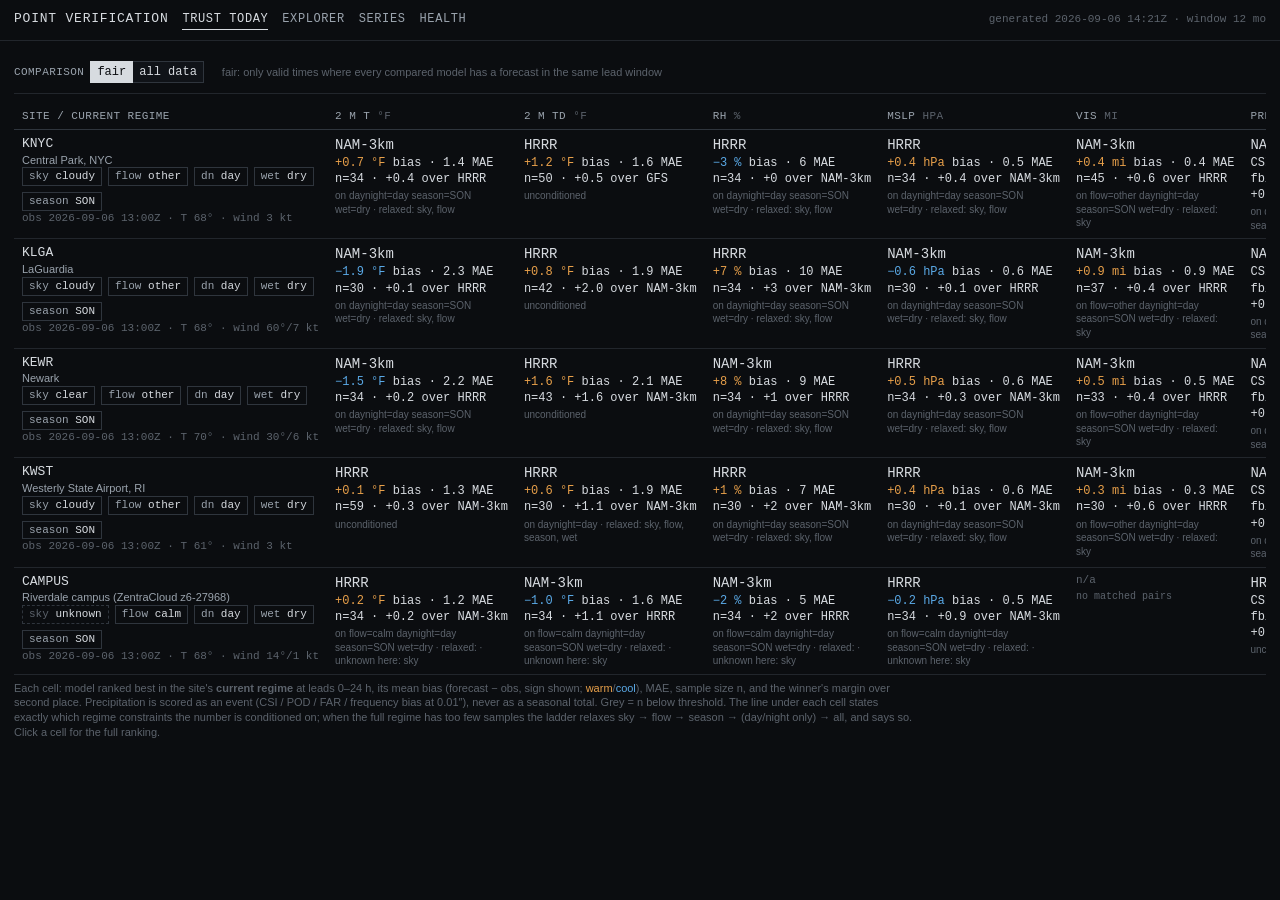
<file: docs/index.html>
<!doctype html>
<html lang="en"><head><meta charset="utf-8"><meta name="viewport" content="width=device-width,initial-scale=1">
<title>Trust Today · Point Verification</title><link rel="stylesheet" href="assets/style.css"></head>
<body><header></header>
<main>
  <div class="controls">
    <label>Comparison <span class="toggle"><button id="mode-fair" class="on">fair</button><button id="mode-all">all data</button></span></label>
    <span class="note" id="mode-note" style="margin:0"></span>
  </div>
  <div class="scroll"><table class="trust" id="grid"></table></div>
  <div id="detail"></div>
  <p class="note">Each cell: model ranked best in the site's <b>current regime</b> at leads 0–24 h, its mean bias (forecast − obs, sign shown; <span class="warm">warm</span>/<span class="cool">cool</span>), MAE, sample size n, and the winner's margin over second place. Precipitation is scored as an event (CSI / POD / FAR / frequency bias at 0.01″), never as a seasonal total. Grey = n below threshold. The line under each cell states exactly which regime constraints the number is conditioned on; when the full regime has too few samples the ladder relaxes sky → flow → season → (day/night only) → all, and says so. Click a cell for the full ranking.</p>
</main>
<script src="assets/common.js"></script>
<script src="assets/index.js"></script>
</body></html>
</file>
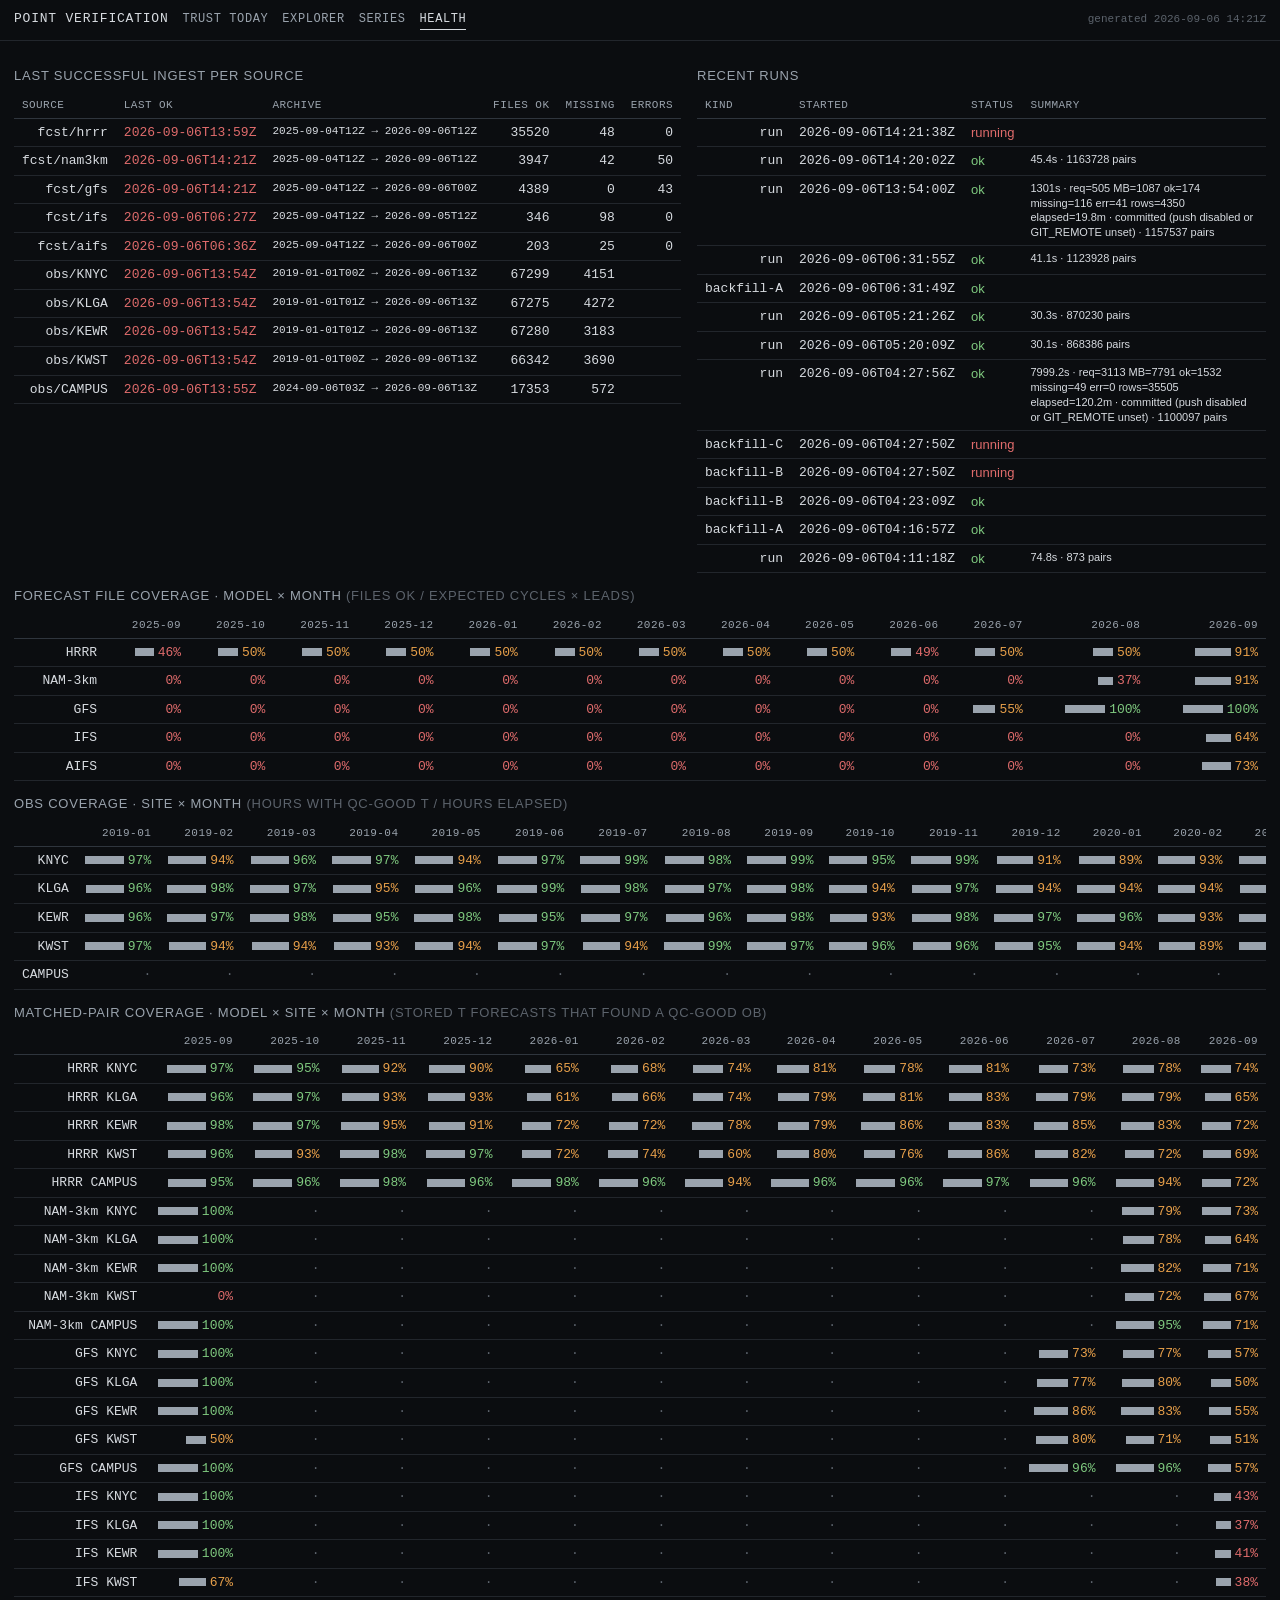
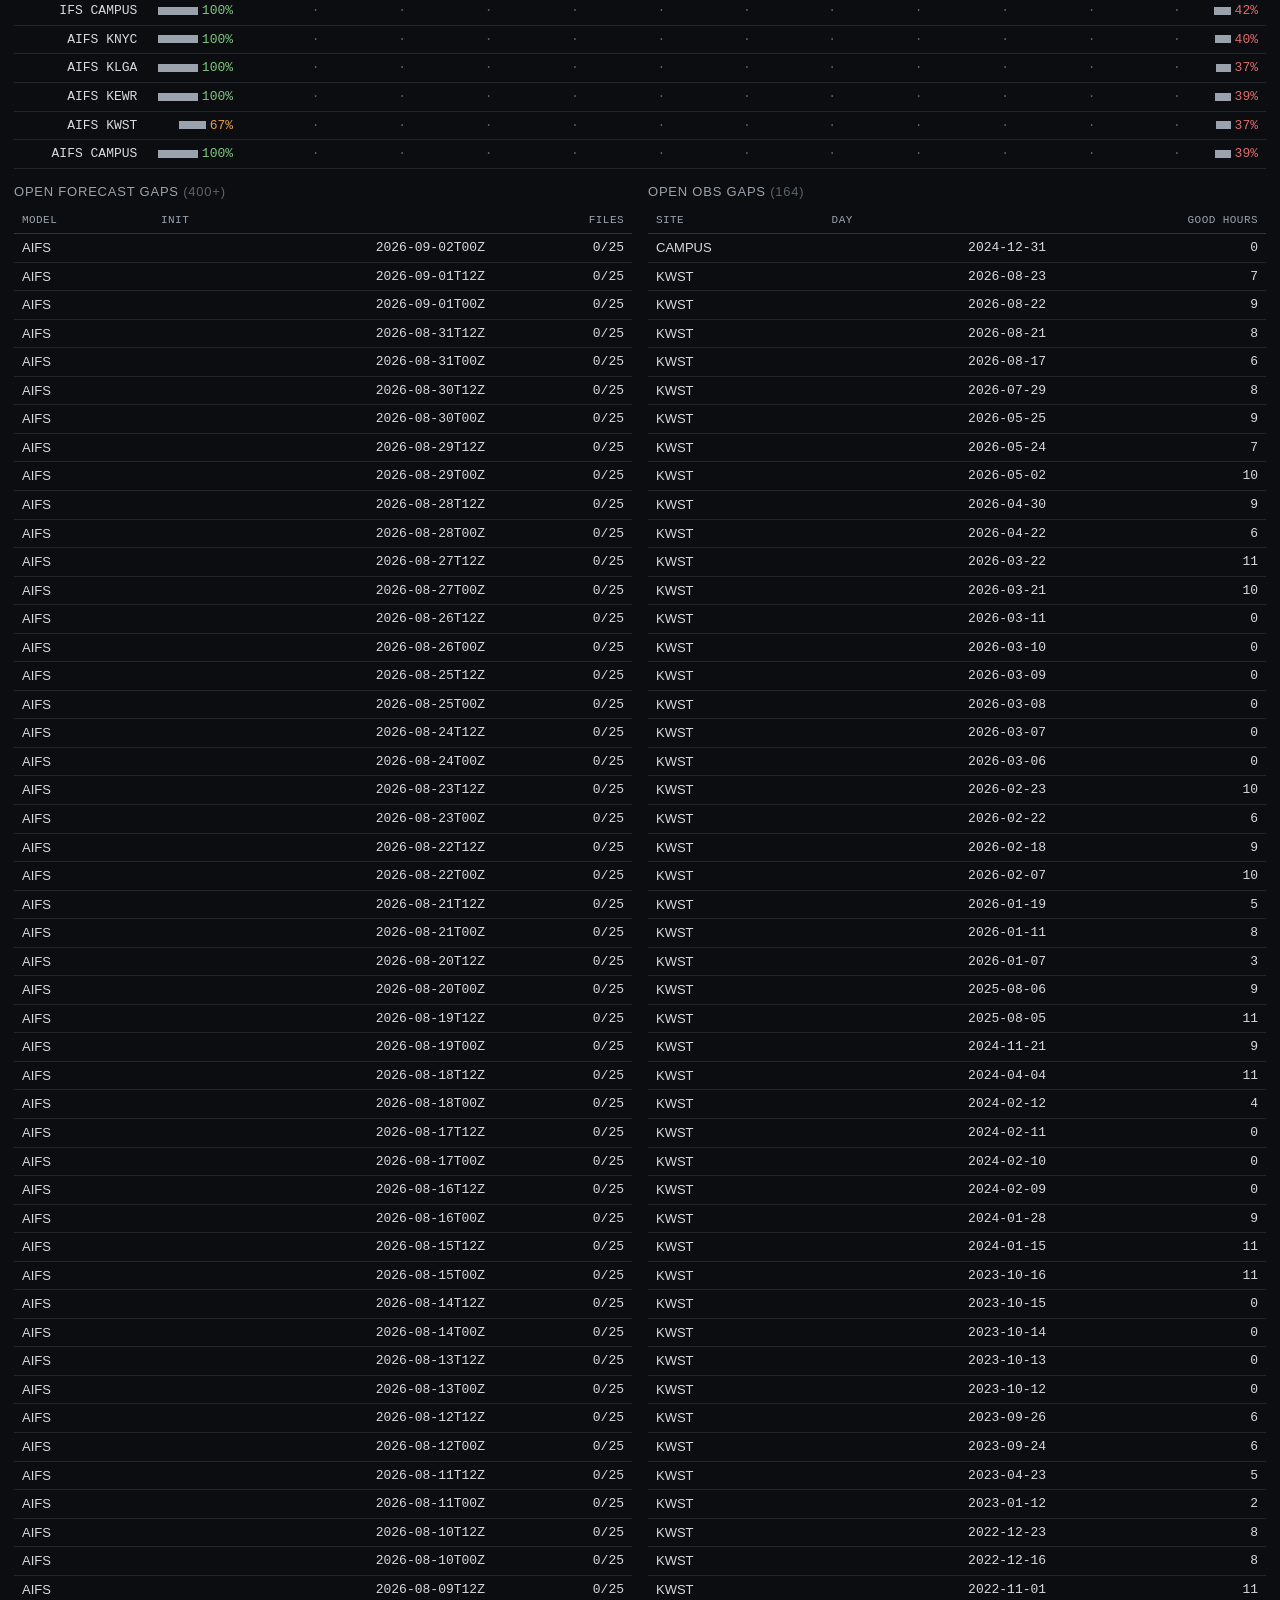
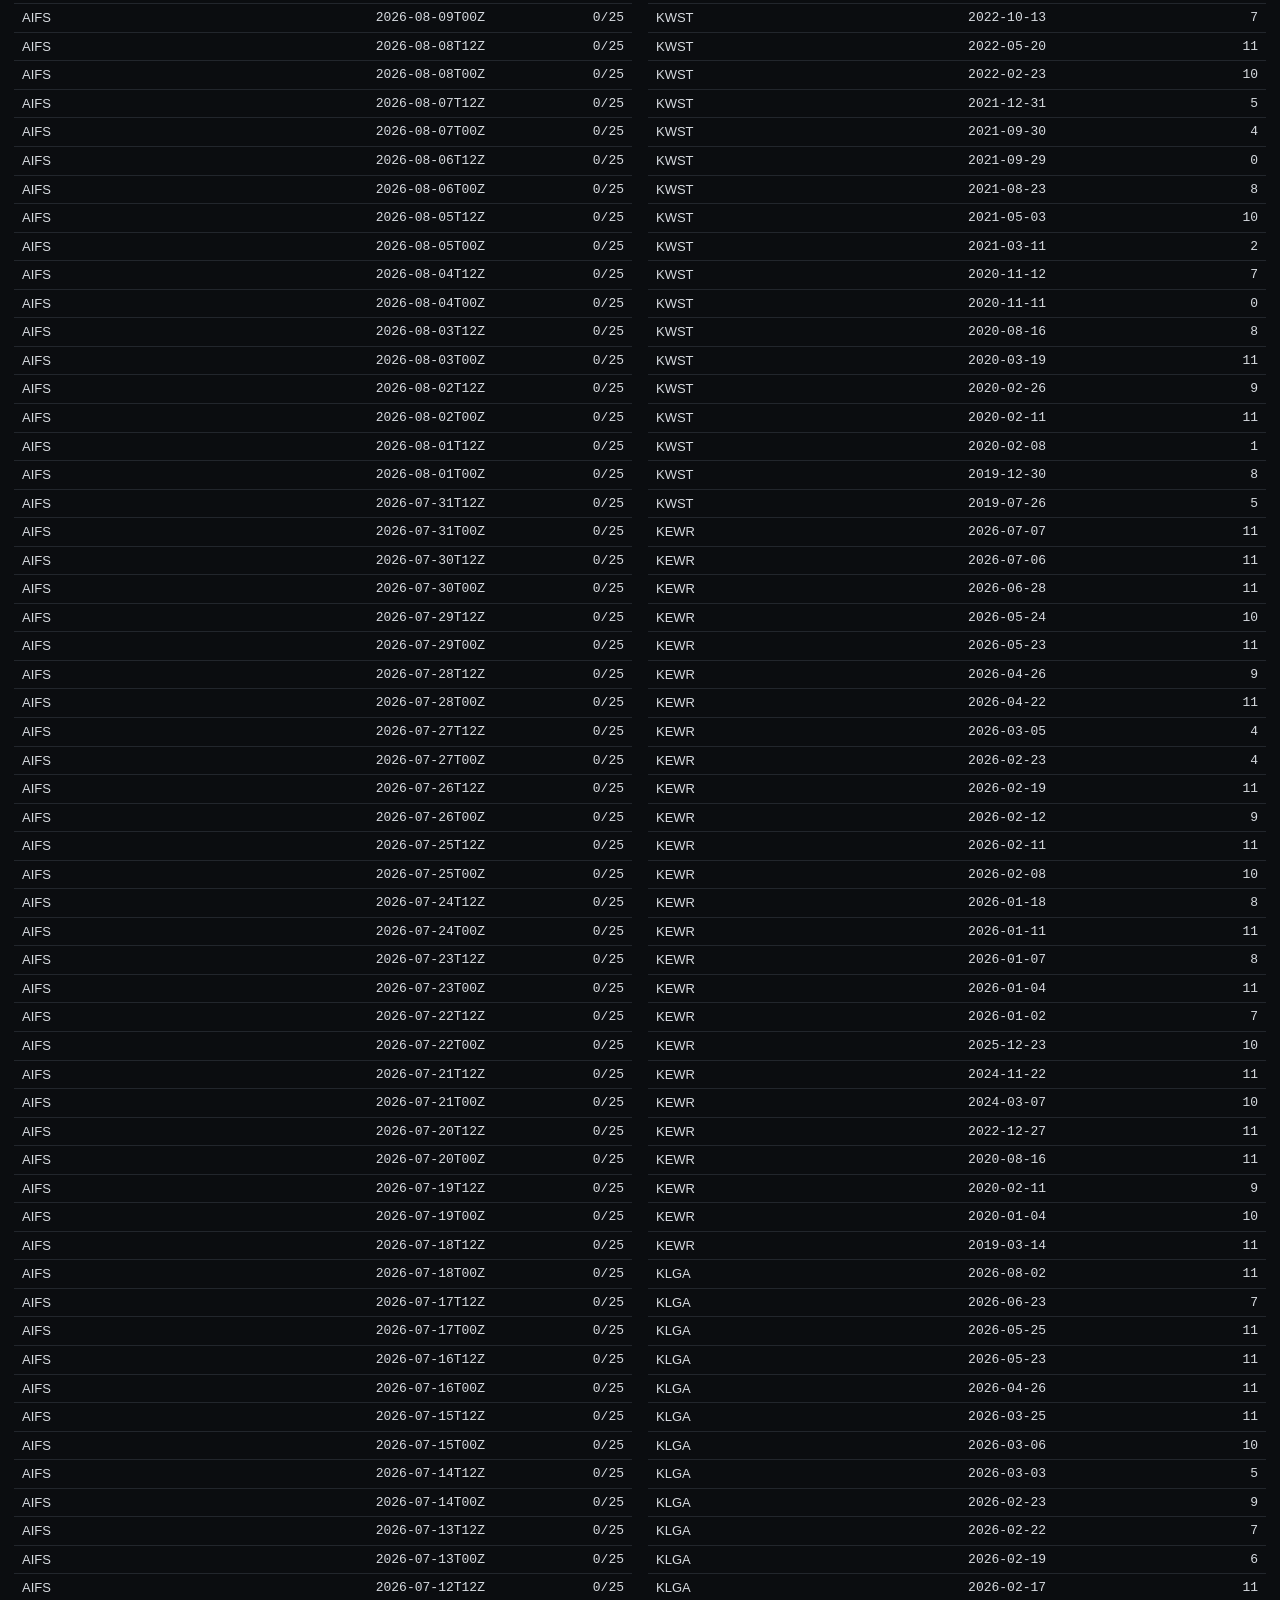
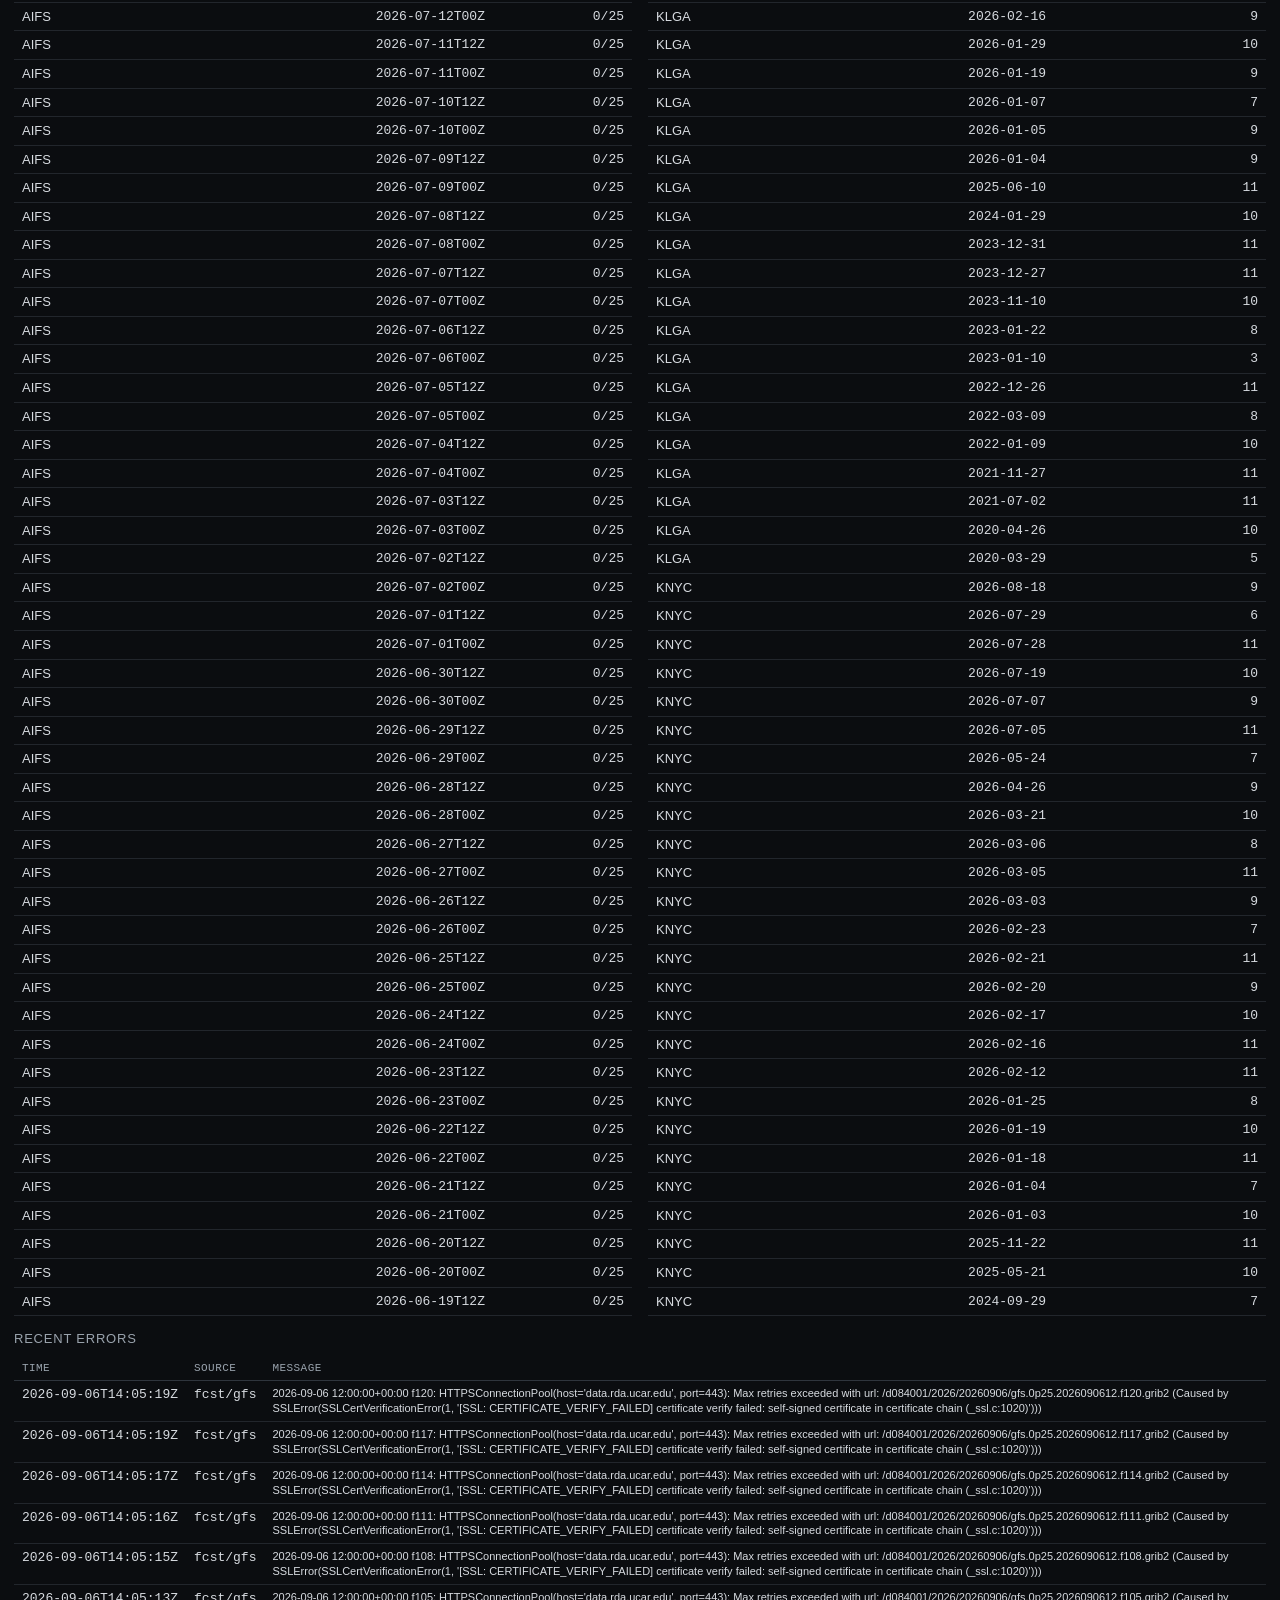
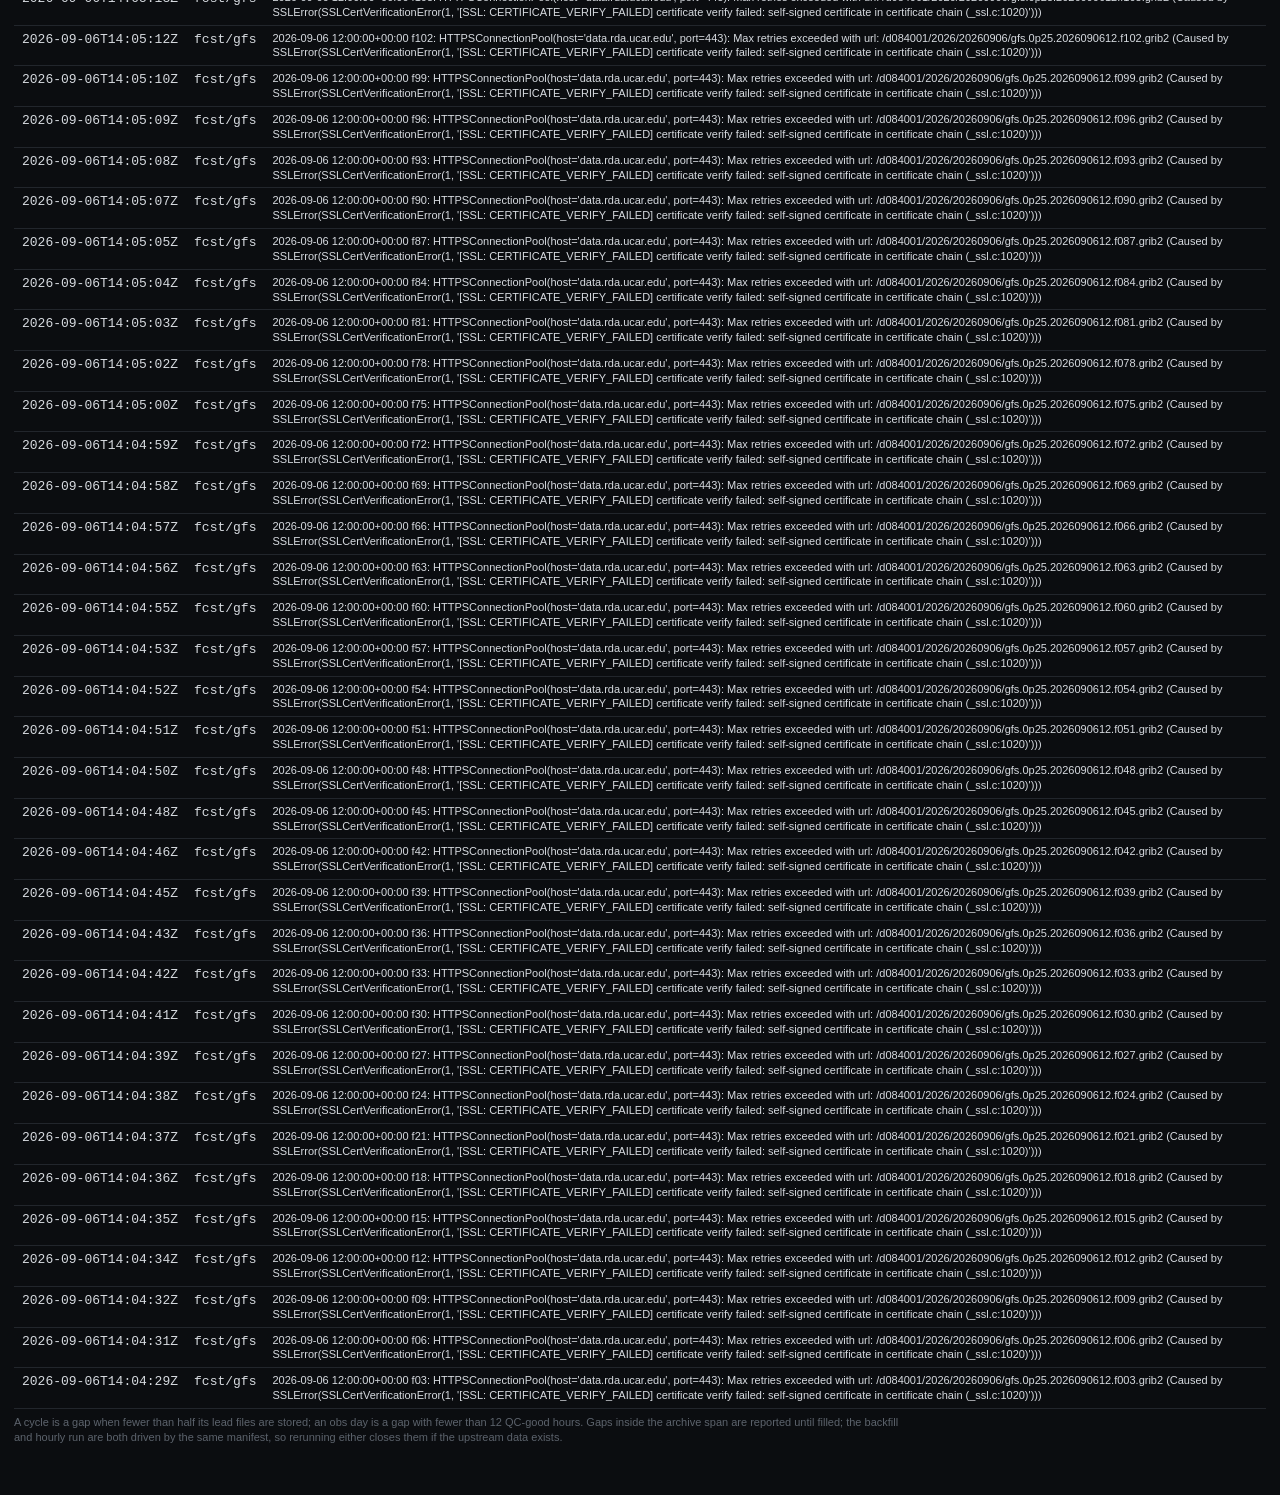
<file: docs/health.html>
<!doctype html>
<html lang="en"><head><meta charset="utf-8"><meta name="viewport" content="width=device-width,initial-scale=1">
<title>Health · Point Verification</title><link rel="stylesheet" href="assets/style.css"></head>
<body><header></header>
<main>
  <div class="grid2">
    <div><h2>last successful ingest per source</h2><div class="scroll"><table id="last"></table></div></div>
    <div><h2>recent runs</h2><div class="scroll"><table id="runs"></table></div></div>
  </div>
  <h2>forecast file coverage · model × month <span class="mute">(files ok / expected cycles × leads)</span></h2>
  <div class="scroll"><table id="fcov"></table></div>
  <h2>obs coverage · site × month <span class="mute">(hours with QC-good T / hours elapsed)</span></h2>
  <div class="scroll"><table id="ocov"></table></div>
  <h2>matched-pair coverage · model × site × month <span class="mute">(stored T forecasts that found a QC-good ob)</span></h2>
  <div class="scroll"><table id="pcov"></table></div>
  <div class="grid2">
    <div><h2>open forecast gaps <span class="mute" id="fgap-n"></span></h2><div class="scroll"><table id="fgaps"></table></div></div>
    <div><h2>open obs gaps <span class="mute" id="ogap-n"></span></h2><div class="scroll"><table id="ogaps"></table></div></div>
  </div>
  <h2>recent errors</h2>
  <div class="scroll"><table id="errs"></table></div>
  <p class="note">A cycle is a gap when fewer than half its lead files are stored; an obs day is a gap with fewer than 12 QC-good hours. Gaps inside the archive span are reported until filled; the backfill and hourly run are both driven by the same manifest, so rerunning either closes them if the upstream data exists.</p>
</main>
<script src="assets/common.js"></script>
<script src="assets/health.js"></script>
</body></html>
</file>
<file: docs/assets/style.css>
:root{
  --bg:#0b0d10;--bg2:#101318;--fg:#d7dbe0;--fg2:#9aa3ad;--mute:#5c636c;--rule:#22262c;--rule2:#2f353d;
  --warm:#e8a04a;--cool:#5aa9e6;--na:#3a3f46;--ok:#7fc97f;--bad:#e06c6c;--accent:#d7dbe0;
  --mono:ui-monospace,"SF Mono",Menlo,Consolas,"Liberation Mono",monospace;
  --sans:-apple-system,BlinkMacSystemFont,"Segoe UI",Helvetica,Arial,sans-serif;
}
*{box-sizing:border-box}
html,body{margin:0;background:var(--bg);color:var(--fg);font-family:var(--sans);font-size:13px;line-height:1.35}
a{color:var(--fg);text-decoration:none;border-bottom:1px solid var(--rule2)}
a:hover{border-bottom-color:var(--fg)}
header{display:flex;flex-wrap:wrap;align-items:baseline;gap:14px;padding:10px 14px;border-bottom:1px solid var(--rule)}
header .brand{font-family:var(--mono);font-size:13px;letter-spacing:.06em;text-transform:uppercase;color:var(--fg)}
header nav{display:flex;gap:14px;flex-wrap:wrap}
header nav a{border:none;color:var(--fg2);font-family:var(--mono);font-size:12px;text-transform:uppercase;letter-spacing:.05em;padding-bottom:2px}
header nav a.active{color:var(--fg);border-bottom:1px solid var(--fg)}
header .meta{margin-left:auto;color:var(--mute);font-family:var(--mono);font-size:11px}
main{padding:12px 14px 40px}
h1,h2,h3{font-weight:500;margin:14px 0 8px;font-size:13px;text-transform:uppercase;letter-spacing:.06em;color:var(--fg2)}
h1{color:var(--fg)}
.num{font-family:var(--mono);font-variant-numeric:tabular-nums}
.mute{color:var(--mute)}
.small{font-size:11px}
.warm{color:var(--warm)}.cool{color:var(--cool)}.na{color:var(--mute)}
.ok{color:var(--ok)}.bad{color:var(--bad)}
.scroll{overflow-x:auto;-webkit-overflow-scrolling:touch}
table{border-collapse:collapse;width:100%}
th,td{padding:5px 8px;border-bottom:1px solid var(--rule);text-align:left;vertical-align:top;white-space:nowrap}
th{font-weight:500;color:var(--fg2);font-family:var(--mono);font-size:11px;text-transform:uppercase;letter-spacing:.04em;border-bottom:1px solid var(--rule2)}
td.num,th.num{text-align:right}
tr.insufficient td{color:var(--mute)}
.controls{display:flex;flex-wrap:wrap;gap:10px 18px;align-items:center;padding:8px 0 10px;border-bottom:1px solid var(--rule);margin-bottom:10px}
.controls label{color:var(--fg2);font-family:var(--mono);font-size:11px;text-transform:uppercase;letter-spacing:.04em;display:flex;gap:6px;align-items:center}
select,button{background:var(--bg2);color:var(--fg);border:1px solid var(--rule2);font-family:var(--mono);font-size:12px;padding:3px 6px;border-radius:0}
button{cursor:pointer}
button.on{background:var(--fg);color:var(--bg);border-color:var(--fg)}
.toggle{display:inline-flex}
.toggle button{margin:0}
.toggle button+button{border-left:none}
.chips{display:flex;flex-wrap:wrap;gap:6px;align-items:center}
.chip{font-family:var(--mono);font-size:11px;border:1px solid var(--rule2);padding:1px 6px;color:var(--fg2)}
.chip b{color:var(--fg);font-weight:500}
.chip.unknown{color:var(--mute);border-style:dashed}
/* trust grid */
.trust{width:100%}
.trust th.site{min-width:150px}
.trust td.cell{min-width:150px;padding:6px 8px;cursor:pointer}
.trust td.cell:hover{background:var(--bg2)}
.trust .win{font-family:var(--mono);font-size:14px;color:var(--fg)}
.trust .line{font-family:var(--mono);font-size:12px;white-space:nowrap}
.trust .cond{font-size:10px;color:var(--mute);white-space:normal;max-width:190px;margin-top:2px}
.trust td.insufficient .win,.trust td.insufficient .line{color:var(--mute)}
.trust td.nav{color:var(--mute);font-family:var(--mono);font-size:11px}
.sitename{color:var(--fg2);font-size:11px}
.detail{border:1px solid var(--rule2);padding:8px 10px;margin:10px 0}
.detail h3{margin:0 0 6px}
/* heatmap */
.heat td.h{font-family:var(--mono);text-align:right;min-width:74px}
.heat td.h .n{display:block;font-size:10px;color:var(--mute)}
.heat td.h.low{color:var(--mute)}
.legend{display:flex;gap:10px;align-items:center;color:var(--mute);font-size:11px;font-family:var(--mono);margin:6px 0}
.legend i{display:inline-block;width:14px;height:10px;border:1px solid var(--rule2)}
.chartbox{position:relative;height:280px;margin:8px 0 16px;border:1px solid var(--rule);padding:6px}
@media (max-width:640px){
  .chartbox{height:230px}
  header .meta{margin-left:0;width:100%}
  .trust .cond{max-width:140px}
  th,td{padding:4px 6px}
}
.note{color:var(--mute);font-size:11px;margin:6px 0 10px;max-width:900px}
.grid2{display:grid;grid-template-columns:1fr 1fr;gap:16px}
@media (max-width:900px){.grid2{grid-template-columns:1fr}}
.cov{font-family:var(--mono);text-align:right}
.bar{display:inline-block;height:8px;background:var(--fg2);vertical-align:middle;margin-right:4px}
pre{font-family:var(--mono);font-size:11px;color:var(--fg2);white-space:pre-wrap;margin:0}
/* phone: Trust Today stacks per site; each variable becomes a labelled row */
@media (max-width:640px){
  .trust thead{display:none}
  .trust,.trust tbody,.trust tr{display:block;width:100%}
  .trust tr{border-bottom:1px solid var(--rule2);padding:4px 0 8px}
  .trust td{display:block;border:none;white-space:normal;min-width:0}
  .trust td.cell,.trust td.nav{display:grid;grid-template-columns:76px 1fr;gap:0 8px;padding:5px 0;border-bottom:1px solid var(--rule)}
  .trust td.cell::before,.trust td.nav::before{content:attr(data-label);color:var(--fg2);font-family:var(--mono);font-size:11px;text-transform:uppercase;grid-row:1/4;padding-top:2px}
  .trust .win{grid-column:2}.trust .line{grid-column:2}.trust .cond{grid-column:2;max-width:none}
}
</file>
